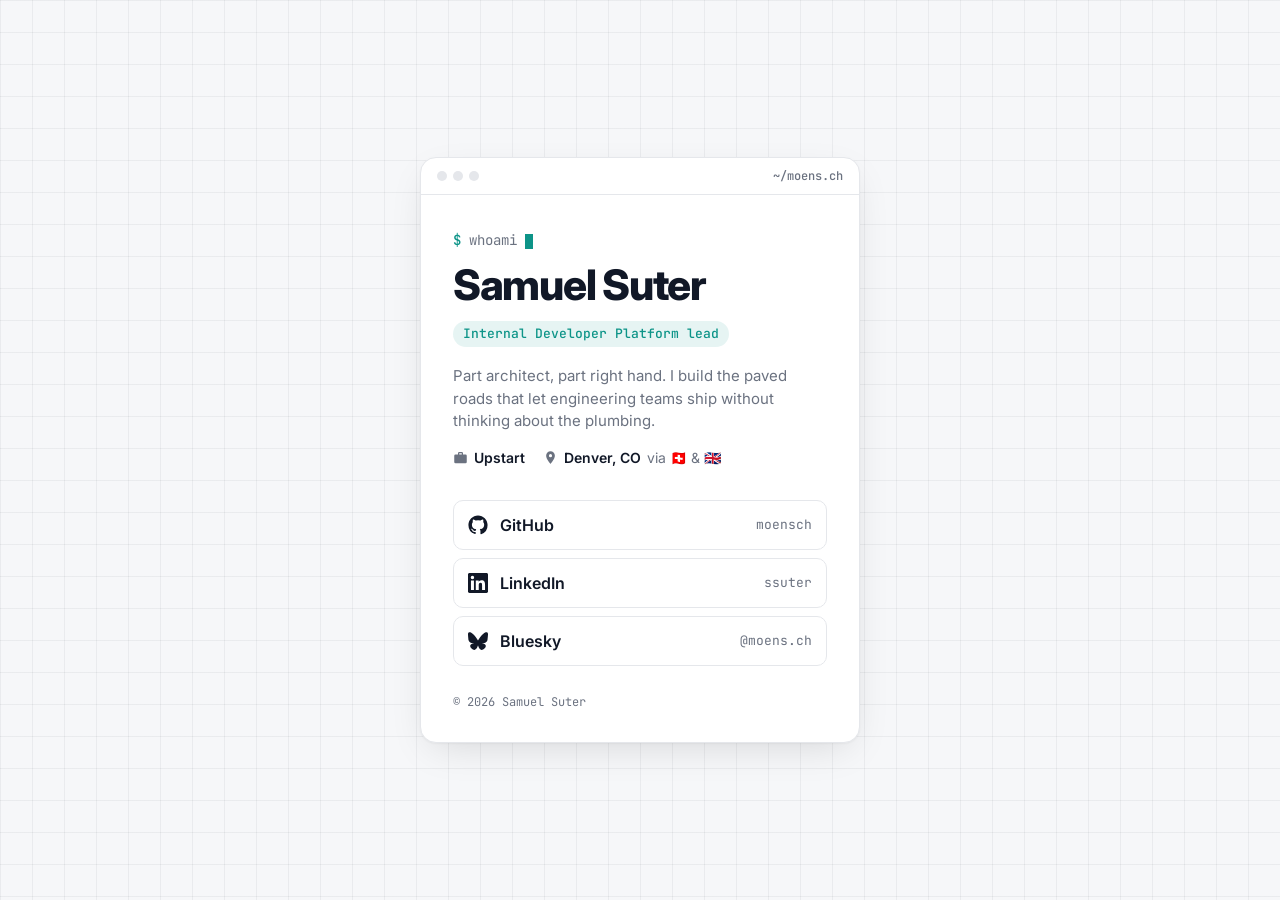
<file: index.html>
<!doctype html>
<html lang="en">
<head>
	<meta charset="utf-8">
	<meta name="viewport" content="width=device-width, initial-scale=1">
	<title>Samuel Suter — moensch</title>
	<meta name="description" content="Samuel Suter (moensch) — Internal Developer Platform lead at Upstart, Denver CO.">
	<meta property="og:title" content="Samuel Suter — moensch">
	<meta property="og:description" content="Internal Developer Platform lead at Upstart, Denver CO.">
	<meta property="og:url" content="https://moens.ch/">
	<meta name="color-scheme" content="light dark">
	<link rel="icon" href="data:image/svg+xml,<svg xmlns='http://www.w3.org/2000/svg' viewBox='0 0 32 32'><rect width='32' height='32' rx='7' fill='%2314b8a6'/><text x='16' y='22.5' font-family='monospace' font-size='17' font-weight='700' text-anchor='middle' fill='white'>s_</text></svg>">
	<link rel="preconnect" href="https://fonts.googleapis.com">
	<link rel="preconnect" href="https://fonts.gstatic.com" crossorigin>
	<link href="https://fonts.googleapis.com/css2?family=Inter:wght@400;600;800&family=JetBrains+Mono:wght@400;500&display=swap" rel="stylesheet">
	<style>
		:root {
			--bg: #f6f7f9;
			--card: #ffffff;
			--text: #111827;
			--muted: #6b7280;
			--line: #e5e7eb;
			--accent: #0d9488;
			--accent-soft: rgba(13, 148, 136, 0.1);
			--grid: rgba(17, 24, 39, 0.05);
		}
		@media (prefers-color-scheme: dark) {
			:root {
				--bg: #0b0f14;
				--card: #11161d;
				--text: #e6edf3;
				--muted: #8b949e;
				--line: #21262d;
				--accent: #2dd4bf;
				--accent-soft: rgba(45, 212, 191, 0.12);
				--grid: rgba(230, 237, 243, 0.04);
			}
		}

		* { box-sizing: border-box; margin: 0; }

		html, body { height: 100%; }

		body {
			display: grid;
			place-items: center;
			padding: 24px 16px;
			background-color: var(--bg);
			background-image:
				linear-gradient(var(--grid) 1px, transparent 1px),
				linear-gradient(90deg, var(--grid) 1px, transparent 1px);
			background-size: 32px 32px;
			color: var(--text);
			font: 16px/1.5 Inter, system-ui, -apple-system, sans-serif;
			-webkit-font-smoothing: antialiased;
		}

		.card {
			width: 100%;
			max-width: 440px;
			background: var(--card);
			border: 1px solid var(--line);
			border-radius: 16px;
			box-shadow: 0 1px 2px rgba(0,0,0,.04), 0 12px 40px -12px rgba(0,0,0,.15);
			overflow: hidden;
			animation: rise .6s cubic-bezier(.2,.8,.2,1) both;
		}

		.bar {
			display: flex;
			align-items: center;
			gap: 6px;
			padding: 12px 16px;
			border-bottom: 1px solid var(--line);
			font: 500 12px/1 "JetBrains Mono", ui-monospace, monospace;
			color: var(--muted);
		}
		.bar i {
			width: 10px; height: 10px;
			border-radius: 50%;
			background: var(--line);
		}
		.bar span { margin-left: auto; }

		.body { padding: 36px 32px 32px; }

		.prompt {
			font: 400 14px/1.4 "JetBrains Mono", ui-monospace, monospace;
			color: var(--muted);
			margin-bottom: 12px;
		}
		.prompt b { color: var(--accent); font-weight: 500; }
		.cursor {
			display: inline-block;
			width: 8px; height: 1.1em;
			vertical-align: text-bottom;
			background: var(--accent);
			animation: blink 1.1s steps(1) infinite;
		}

		h1 {
			font-size: clamp(32px, 9vw, 42px);
			font-weight: 800;
			letter-spacing: -0.03em;
			line-height: 1.05;
		}

		.role {
			display: inline-block;
			margin-top: 14px;
			padding: 4px 10px;
			border-radius: 999px;
			background: var(--accent-soft);
			color: var(--accent);
			font: 500 13px/1.4 "JetBrains Mono", ui-monospace, monospace;
		}

		.bio {
			margin-top: 18px;
			color: var(--muted);
			font-size: 15px;
		}

		.meta {
			display: flex;
			flex-wrap: wrap;
			gap: 6px 18px;
			margin-top: 14px;
			padding: 0;
			list-style: none;
			font-size: 14px;
			font-weight: 600;
		}
		.meta li { display: flex; align-items: center; gap: 6px; }
		.meta svg { width: 15px; height: 15px; fill: var(--muted); }
		.meta .via { font-weight: 400; color: var(--muted); }

		nav {
			display: grid;
			gap: 8px;
			margin-top: 32px;
		}
		nav a {
			display: flex;
			align-items: center;
			gap: 12px;
			padding: 12px 14px;
			border: 1px solid var(--line);
			border-radius: 10px;
			color: var(--text);
			text-decoration: none;
			font-weight: 600;
			transition: border-color .15s, background .15s, transform .15s;
		}
		nav a:hover, nav a:focus-visible {
			border-color: var(--accent);
			background: var(--accent-soft);
			transform: translateX(2px);
			outline: none;
		}
		nav svg { width: 20px; height: 20px; flex: none; fill: currentColor; }
		nav .handle {
			margin-left: auto;
			font: 400 13px "JetBrains Mono", ui-monospace, monospace;
			color: var(--muted);
		}
		nav a:hover .handle, nav a:focus-visible .handle { color: var(--accent); }

		footer {
			margin-top: 28px;
			font: 400 12px "JetBrains Mono", ui-monospace, monospace;
			color: var(--muted);
		}

		@keyframes rise { from { opacity: 0; transform: translateY(12px); } }
		@keyframes blink { 50% { opacity: 0; } }
		@media (prefers-reduced-motion: reduce) {
			.card, .cursor { animation: none; }
			nav a { transition: none; }
		}
		@media (max-width: 400px) {
			.body { padding: 28px 22px 24px; }
		}
	</style>
</head>
<body>
	<main class="card">
		<div class="bar" aria-hidden="true"><i></i><i></i><i></i><span>~/moens.ch</span></div>
		<div class="body">
			<p class="prompt"><b>$</b> whoami <span class="cursor" aria-hidden="true"></span></p>
			<h1>Samuel Suter</h1>
			<p class="role">Internal Developer Platform lead</p>
			<p class="bio">Part architect, part right hand. I build the paved roads that let engineering teams ship without thinking about the plumbing.</p>
			<ul class="meta">
				<li><svg viewBox="0 0 24 24" aria-hidden="true"><path d="M20 7h-4V5a2 2 0 0 0-2-2h-4a2 2 0 0 0-2 2v2H4a2 2 0 0 0-2 2v10a2 2 0 0 0 2 2h16a2 2 0 0 0 2-2V9a2 2 0 0 0-2-2Zm-10-2h4v2h-4V5Z"/></svg>Upstart</li>
				<li><svg viewBox="0 0 24 24" aria-hidden="true"><path d="M12 2a7 7 0 0 0-7 7c0 5.25 7 13 7 13s7-7.75 7-13a7 7 0 0 0-7-7Zm0 9.5A2.5 2.5 0 1 1 12 6.5a2.5 2.5 0 0 1 0 5Z"/></svg>Denver, CO <span class="via">via 🇨🇭 &amp; 🇬🇧</span></li>
			</ul>

			<nav aria-label="Profiles">
				<a href="https://github.com/moensch">
					<svg viewBox="0 0 24 24" aria-hidden="true"><path d="M12 .5C5.65.5.5 5.65.5 12a11.5 11.5 0 0 0 7.86 10.92c.58.1.79-.25.79-.56v-2c-3.2.7-3.87-1.37-3.87-1.37-.53-1.33-1.28-1.69-1.28-1.69-1.05-.72.08-.7.08-.7 1.16.08 1.77 1.19 1.77 1.19 1.03 1.77 2.7 1.26 3.36.96.1-.75.4-1.26.73-1.55-2.55-.29-5.24-1.28-5.24-5.68 0-1.26.45-2.28 1.19-3.09-.12-.29-.52-1.46.11-3.05 0 0 .97-.31 3.17 1.18a11 11 0 0 1 5.77 0c2.2-1.49 3.17-1.18 3.17-1.18.63 1.59.23 2.76.11 3.05.74.81 1.19 1.83 1.19 3.09 0 4.41-2.69 5.38-5.26 5.67.41.36.78 1.06.78 2.14v3.17c0 .31.21.67.8.56A11.5 11.5 0 0 0 23.5 12C23.5 5.65 18.35.5 12 .5Z"/></svg>
					GitHub <span class="handle">moensch</span>
				</a>
				<a href="https://linkedin.com/in/ssuter">
					<svg viewBox="0 0 24 24" aria-hidden="true"><path d="M20.45 20.45h-3.56v-5.57c0-1.33-.02-3.04-1.85-3.04-1.85 0-2.14 1.45-2.14 2.94v5.67H9.35V9h3.41v1.56h.05c.48-.9 1.64-1.85 3.37-1.85 3.6 0 4.27 2.37 4.27 5.46v6.28ZM5.34 7.43a2.06 2.06 0 1 1 0-4.13 2.06 2.06 0 0 1 0 4.13ZM7.12 20.45H3.56V9h3.56v11.45ZM22.22 0H1.77C.79 0 0 .77 0 1.73v20.54C0 23.23.79 24 1.77 24h20.45c.98 0 1.78-.77 1.78-1.73V1.73C24 .77 23.2 0 22.22 0Z"/></svg>
					LinkedIn <span class="handle">ssuter</span>
				</a>
				<a href="https://bsky.app/profile/moens.ch">
					<svg viewBox="0 0 24 24" aria-hidden="true"><path d="M5.2 2.95C7.95 5.02 10.9 9.2 12 11.47c1.1-2.27 4.05-6.45 6.8-8.52 1.99-1.49 5.2-2.64 5.2 1.03 0 .73-.42 6.15-.66 7.03-.86 3.06-3.97 3.84-6.75 3.37 4.85.83 6.08 3.56 3.42 6.3-5.06 5.19-7.27-1.3-7.84-2.97-.1-.3-.15-.45-.17-.33-.02-.12-.07.03-.17.33-.57 1.66-2.78 8.16-7.84 2.97-2.66-2.74-1.43-5.47 3.42-6.3-2.78.47-5.9-.31-6.75-3.37C.42 10.13 0 4.71 0 3.98 0 .31 3.21 1.46 5.2 2.95Z"/></svg>
					Bluesky <span class="handle">@moens.ch</span>
				</a>
			</nav>

			<footer>© <span id="y">2026</span> Samuel Suter</footer>
		</div>
	</main>
	<script>document.getElementById('y').textContent = new Date().getFullYear();</script>
</body>
</html>
</file>
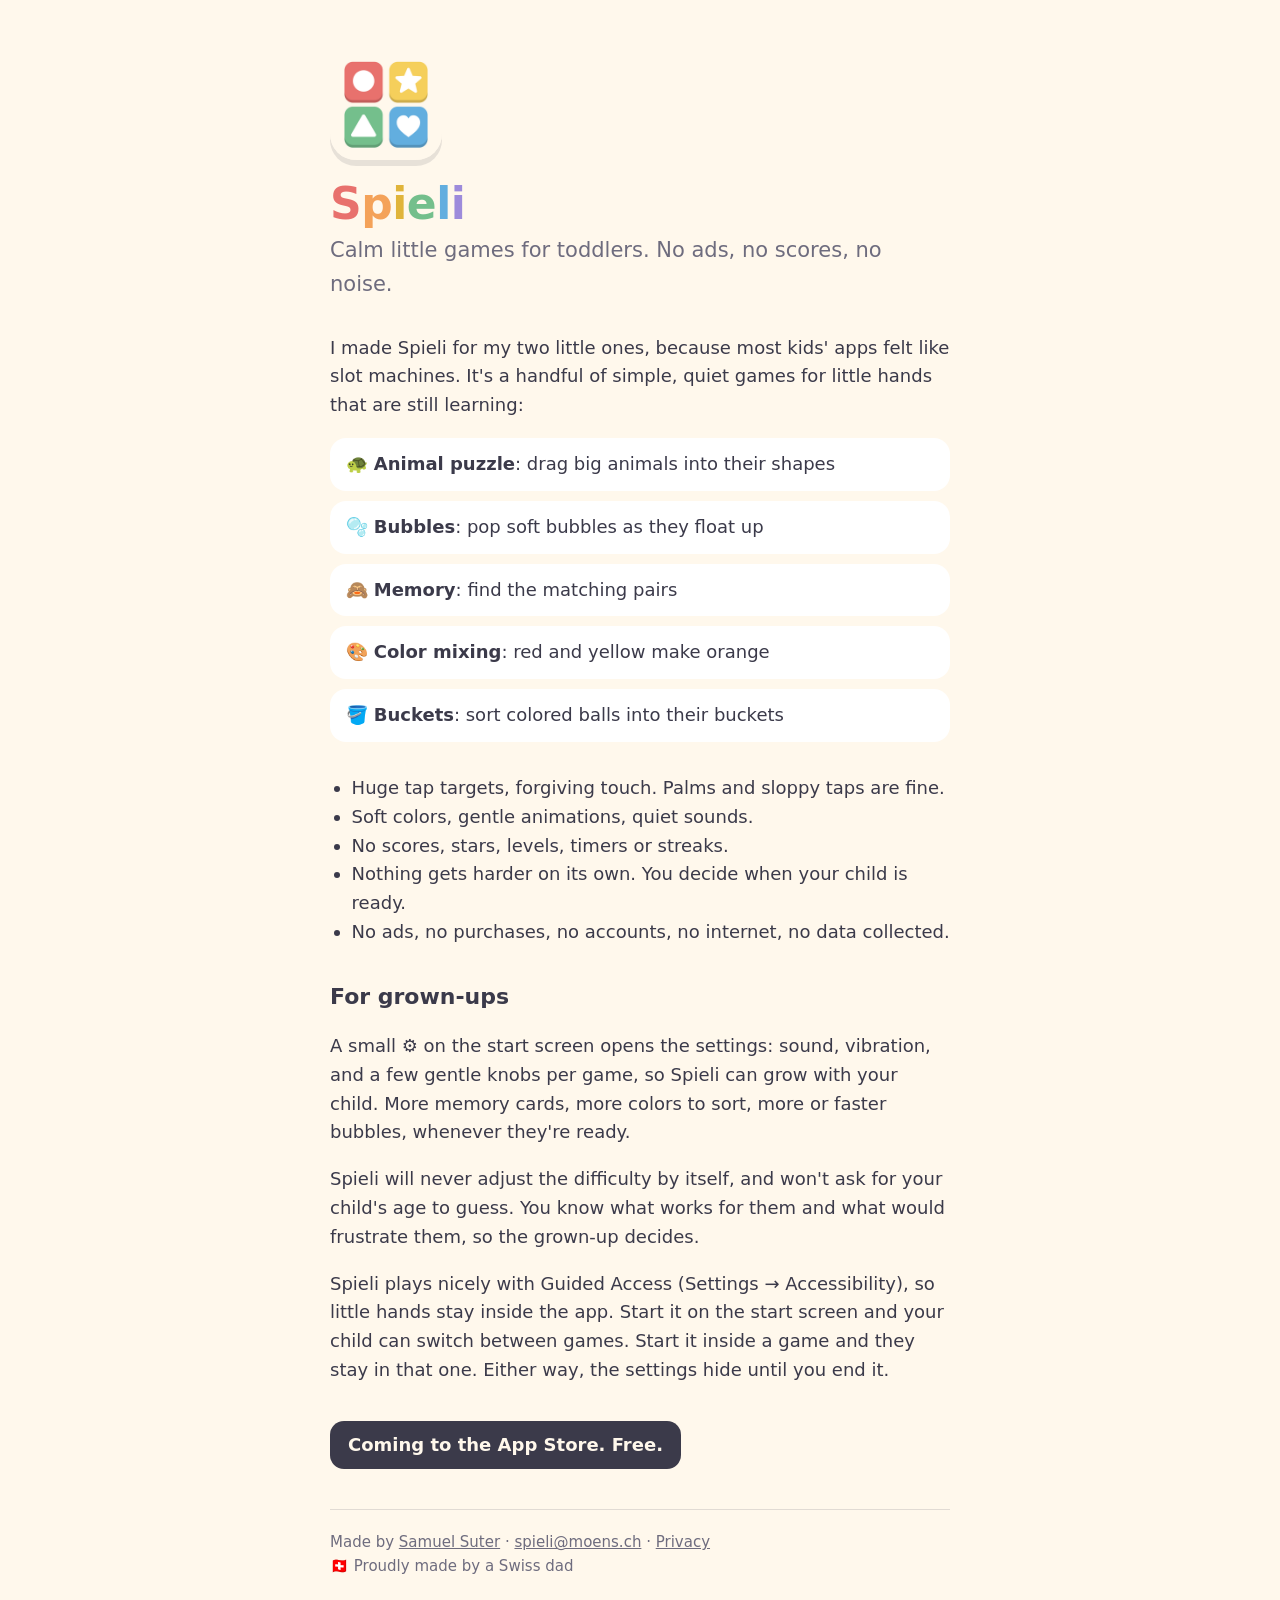
<file: spieli/index.html>
<!doctype html>
<html lang="en">
<head>
<meta charset="utf-8">
<meta name="viewport" content="width=device-width, initial-scale=1">
<title>Spieli: Calm Toddler Games</title>
<meta name="description" content="Calm little games for toddlers. No ads, no scores, no noise.">
<meta property="og:title" content="Spieli: Calm Toddler Games">
<meta property="og:description" content="Calm little games for toddlers. No ads, no scores, no noise.">
<meta property="og:url" content="https://moens.ch/spieli/">
<meta property="og:image" content="https://moens.ch/spieli/icon.png">
<link rel="icon" href="icon.png">
<link rel="apple-touch-icon" href="icon.png">
<style>
  :root { --paper: #FFF8EC; --ink: #3B3A4A; --muted: #6E6C7E;
          --berry: #E8716D; --apricot: #F4A259; --sun: #E0B43A; --leaf: #74BF8C; --sky: #62AEDF; --plum: #9D8BDB; }
  * { box-sizing: border-box; }
  body { margin: 0; padding: 48px 16px; background: var(--paper); color: var(--ink);
         font: 18px/1.6 -apple-system, system-ui, "Segoe UI", sans-serif; }
  main { max-width: 620px; margin: 0 auto; }
  .icon { width: 112px; height: 112px; border-radius: 26px; display: block; margin-bottom: 20px;
          box-shadow: 0 6px 0 rgba(59,58,74,.12); }
  h1 { font-size: 44px; line-height: 1.1; margin: 0 0 6px; letter-spacing: -0.5px; }
  h1 span:nth-child(6n+1) { color: var(--berry); } h1 span:nth-child(6n+2) { color: var(--apricot); }
  h1 span:nth-child(6n+3) { color: var(--sun); }   h1 span:nth-child(6n+4) { color: var(--leaf); }
  h1 span:nth-child(6n+5) { color: var(--sky); }   h1 span:nth-child(6n+6) { color: var(--plum); }
  .tagline { font-size: 21px; color: var(--muted); margin: 0 0 32px; }
  ul.games { list-style: none; padding: 0; margin: 0 0 32px; display: grid; gap: 10px; }
  ul.games li { background: #fff; border-radius: 16px; padding: 12px 16px; }
  ul.promises { padding-left: 1.2em; margin: 0 0 32px; }
  h2 { font-size: 22px; margin: 0 0 8px; }
  .soon { display: inline-block; background: var(--ink); color: var(--paper); border-radius: 14px;
          padding: 10px 18px; font-weight: 600; margin-bottom: 40px; }
  footer { border-top: 1px solid rgba(59,58,74,.15); padding-top: 20px; font-size: 15px; color: var(--muted); }
  a { color: inherit; }
</style>
</head>
<body>
<main>
  <img class="icon" src="icon.png" alt="">
  <h1 aria-label="Spieli"><span>S</span><span>p</span><span>i</span><span>e</span><span>l</span><span>i</span></h1>
  <p class="tagline">Calm little games for toddlers. No ads, no scores, no noise.</p>

  <p>I made Spieli for my two little ones, because most kids' apps felt like slot machines.
     It's a handful of simple, quiet games for little hands that are still learning:</p>

  <ul class="games">
    <li>🐢 <strong>Animal puzzle</strong>: drag big animals into their shapes</li>
    <li>🫧 <strong>Bubbles</strong>: pop soft bubbles as they float up</li>
    <li>🙈 <strong>Memory</strong>: find the matching pairs</li>
    <li>🎨 <strong>Color mixing</strong>: red and yellow make orange</li>
    <li>🪣 <strong>Buckets</strong>: sort colored balls into their buckets</li>
  </ul>

  <ul class="promises">
    <li>Huge tap targets, forgiving touch. Palms and sloppy taps are fine.</li>
    <li>Soft colors, gentle animations, quiet sounds.</li>
    <li>No scores, stars, levels, timers or streaks.</li>
    <li>Nothing gets harder on its own. You decide when your child is ready.</li>
    <li>No ads, no purchases, no accounts, no internet, no data collected.</li>
  </ul>

  <h2>For grown-ups</h2>
  <p>A small ⚙️ on the start screen opens the settings: sound, vibration, and a few gentle knobs per
     game, so Spieli can grow with your child. More memory cards, more colors to sort, more or faster
     bubbles, whenever they're ready.</p>
  <p>Spieli will never adjust the difficulty by itself, and won't ask for your child's age to guess.
     You know what works for them and what would frustrate them, so the grown-up decides.</p>
  <p>Spieli plays nicely with Guided Access (Settings → Accessibility), so little hands stay inside the
     app. Start it on the start screen and your child can switch between games. Start it inside a game
     and they stay in that one. Either way, the settings hide until you end it.</p>

  <p class="soon">Coming to the App Store. Free.</p>

  <footer>
    Made by <a href="https://moens.ch/">Samuel Suter</a> ·
    <a href="mailto:spieli@moens.ch">spieli@moens.ch</a> ·
    <a href="privacy/">Privacy</a>
    <br>🇨🇭 Proudly made by a Swiss dad
  </footer>
</main>
</body>
</html>
</file>
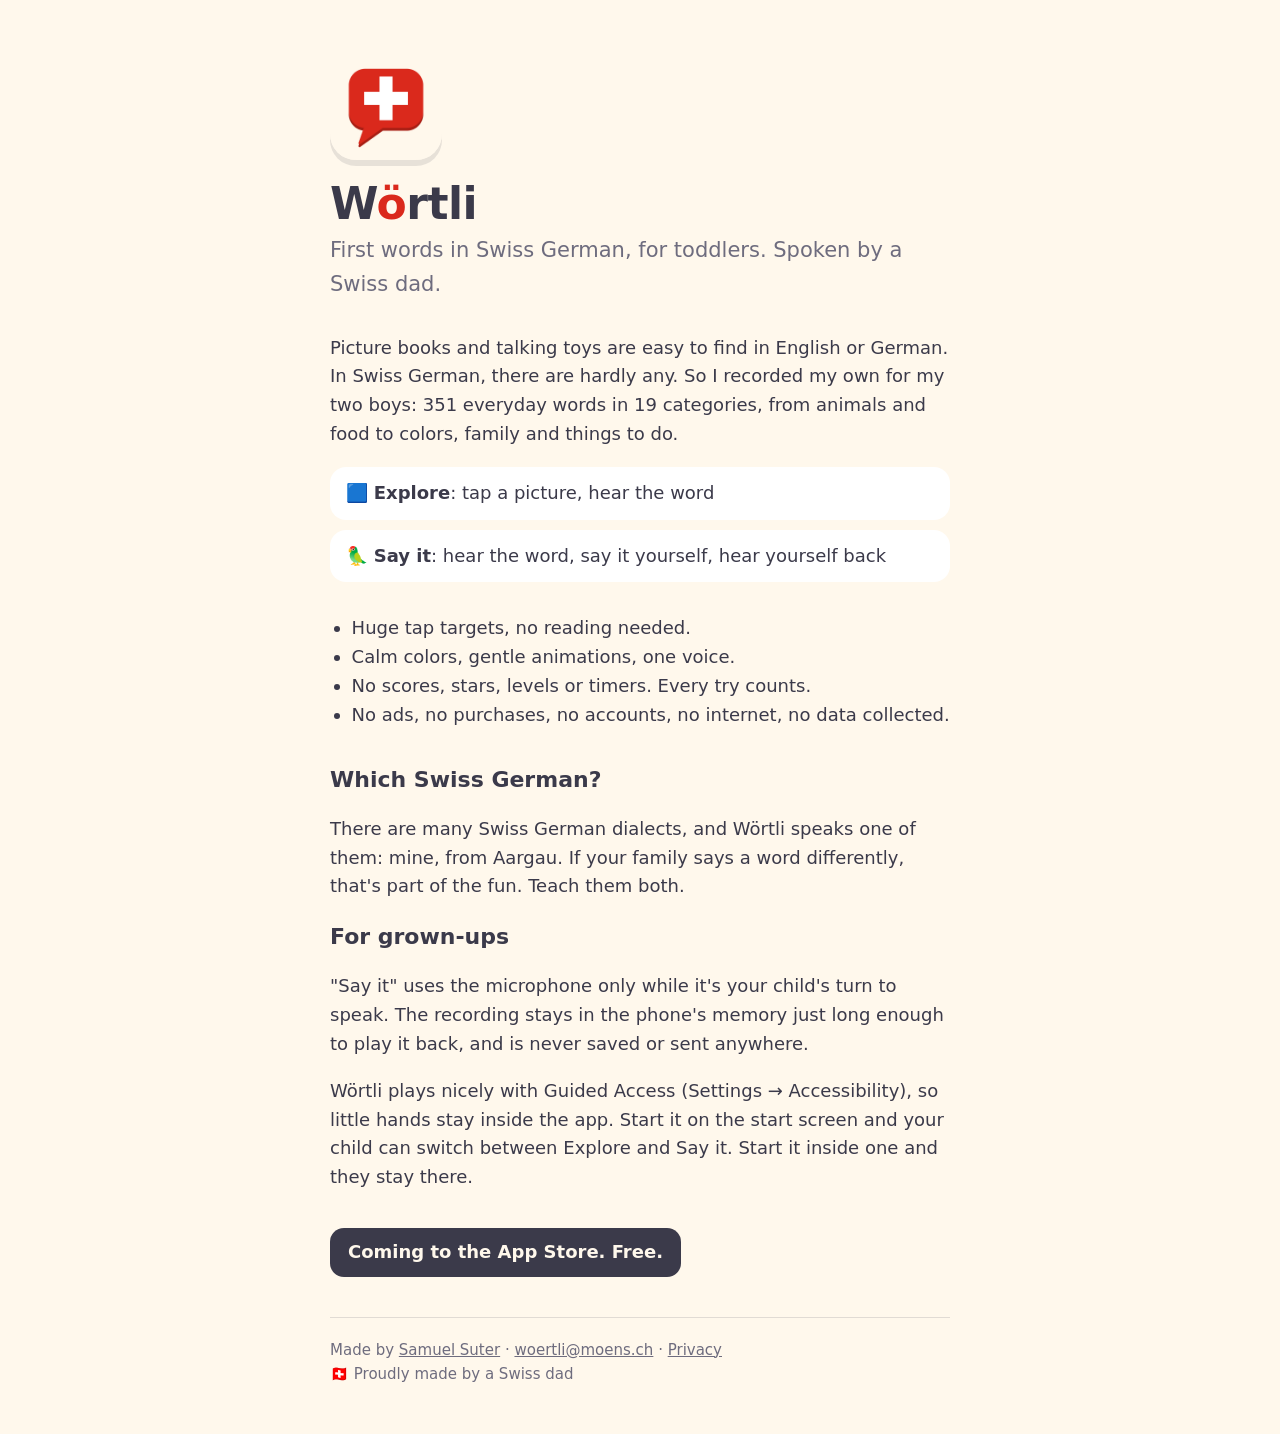
<file: woertli/index.html>
<!doctype html>
<html lang="en">
<head>
<meta charset="utf-8">
<meta name="viewport" content="width=device-width, initial-scale=1">
<title>Wörtli: Swiss German for Kids</title>
<meta name="description" content="First words in Swiss German for toddlers, spoken by a Swiss dad. No ads, no scores, no noise.">
<meta property="og:title" content="Wörtli: Swiss German for Kids">
<meta property="og:description" content="First words in Swiss German for toddlers, spoken by a Swiss dad. No ads, no scores, no noise.">
<meta property="og:url" content="https://moens.ch/woertli/">
<meta property="og:image" content="https://moens.ch/woertli/icon.png">
<link rel="icon" href="icon.png">
<link rel="apple-touch-icon" href="icon.png">
<style>
  :root { --paper: #FFF8EC; --ink: #3B3A4A; --muted: #6E6C7E; --swiss: #DA291C; }
  * { box-sizing: border-box; }
  body { margin: 0; padding: 48px 16px; background: var(--paper); color: var(--ink);
         font: 18px/1.6 -apple-system, system-ui, "Segoe UI", sans-serif; }
  main { max-width: 620px; margin: 0 auto; }
  .icon { width: 112px; height: 112px; border-radius: 26px; display: block; margin-bottom: 20px;
          box-shadow: 0 6px 0 rgba(59,58,74,.12); }
  h1 { font-size: 44px; line-height: 1.1; margin: 0 0 6px; letter-spacing: -0.5px; }
  h1 .o { color: var(--swiss); }
  .tagline { font-size: 21px; color: var(--muted); margin: 0 0 32px; }
  ul.modes { list-style: none; padding: 0; margin: 0 0 32px; display: grid; gap: 10px; }
  ul.modes li { background: #fff; border-radius: 16px; padding: 12px 16px; }
  ul.promises { padding-left: 1.2em; margin: 0 0 32px; }
  h2 { font-size: 22px; margin: 0 0 8px; }
  .soon { display: inline-block; background: var(--ink); color: var(--paper); border-radius: 14px;
          padding: 10px 18px; font-weight: 600; margin-bottom: 40px; }
  footer { border-top: 1px solid rgba(59,58,74,.15); padding-top: 20px; font-size: 15px; color: var(--muted); }
  a { color: inherit; }
</style>
</head>
<body>
<main>
  <img class="icon" src="icon.png" alt="">
  <h1 aria-label="Wörtli">W<span class="o">ö</span>rtli</h1>
  <p class="tagline">First words in Swiss German, for toddlers. Spoken by a Swiss dad.</p>

  <p>Picture books and talking toys are easy to find in English or German. In Swiss German, there
     are hardly any. So I recorded my own for my two boys: 351 everyday words in 19 categories, from
     animals and food to colors, family and things to do.</p>

  <ul class="modes">
    <li>🟦 <strong>Explore</strong>: tap a picture, hear the word</li>
    <li>🦜 <strong>Say it</strong>: hear the word, say it yourself, hear yourself back</li>
  </ul>

  <ul class="promises">
    <li>Huge tap targets, no reading needed.</li>
    <li>Calm colors, gentle animations, one voice.</li>
    <li>No scores, stars, levels or timers. Every try counts.</li>
    <li>No ads, no purchases, no accounts, no internet, no data collected.</li>
  </ul>

  <h2>Which Swiss German?</h2>
  <p>There are many Swiss German dialects, and Wörtli speaks one of them: mine, from Aargau. If your
     family says a word differently, that's part of the fun. Teach them both.</p>

  <h2>For grown-ups</h2>
  <p>"Say it" uses the microphone only while it's your child's turn to speak. The recording stays in
     the phone's memory just long enough to play it back, and is never saved or sent anywhere.</p>
  <p>Wörtli plays nicely with Guided Access (Settings → Accessibility), so little hands stay inside
     the app. Start it on the start screen and your child can switch between Explore and Say it.
     Start it inside one and they stay there.</p>

  <p class="soon">Coming to the App Store. Free.</p>

  <footer>
    Made by <a href="https://moens.ch/">Samuel Suter</a> ·
    <a href="mailto:woertli@moens.ch">woertli@moens.ch</a> ·
    <a href="privacy/">Privacy</a>
    <br>🇨🇭 Proudly made by a Swiss dad
  </footer>
</main>
</body>
</html>
</file>
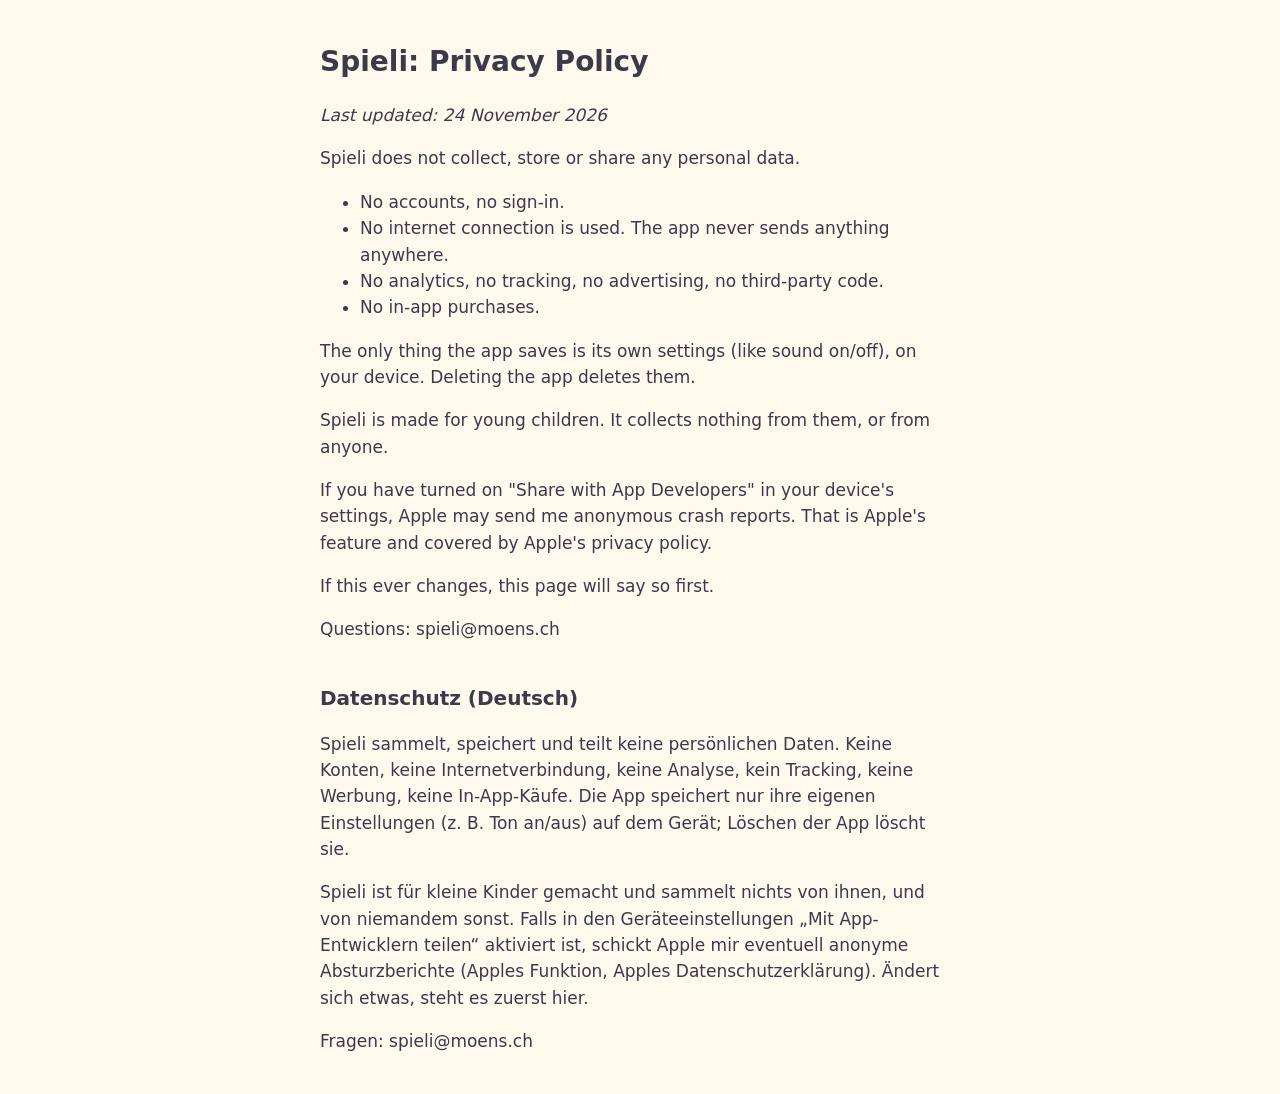
<file: spieli/privacy/index.html>
<!doctype html>
<html lang="en">
<head>
<meta charset="utf-8">
<meta name="viewport" content="width=device-width, initial-scale=1">
<title>Spieli: Privacy</title>
<style>
  body { font: 17px/1.55 -apple-system, system-ui, sans-serif; max-width: 640px; margin: 40px auto;
         padding: 0 16px; color: #3B3A4A; background: #FFF8EC; }
  h1 { font-size: 28px; } h2 { font-size: 20px; margin-top: 2em; }
</style>
</head>
<body>
<h1>Spieli: Privacy Policy</h1>
<p><em>Last updated: 24 November 2026</em></p>
<p>Spieli does not collect, store or share any personal data.</p>
<ul>
  <li>No accounts, no sign-in.</li>
  <li>No internet connection is used. The app never sends anything anywhere.</li>
  <li>No analytics, no tracking, no advertising, no third-party code.</li>
  <li>No in-app purchases.</li>
</ul>
<p>The only thing the app saves is its own settings (like sound on/off), on your device. Deleting
the app deletes them.</p>
<p>Spieli is made for young children. It collects nothing from them, or from anyone.</p>
<p>If you have turned on "Share with App Developers" in your device's settings, Apple may send me
anonymous crash reports. That is Apple's feature and covered by Apple's privacy policy.</p>
<p>If this ever changes, this page will say so first.</p>
<p>Questions: spieli@moens.ch</p>

<h2 lang="de">Datenschutz (Deutsch)</h2>
<div lang="de">
<p>Spieli sammelt, speichert und teilt keine persönlichen Daten. Keine Konten, keine
Internetverbindung, keine Analyse, kein Tracking, keine Werbung, keine In-App-Käufe. Die App speichert
nur ihre eigenen Einstellungen (z. B. Ton an/aus) auf dem Gerät; Löschen der App löscht sie.</p>
<p>Spieli ist für kleine Kinder gemacht und sammelt nichts von ihnen, und von niemandem sonst.
Falls in den Geräteeinstellungen „Mit App-Entwicklern teilen“ aktiviert ist, schickt Apple mir
eventuell anonyme Absturzberichte (Apples Funktion, Apples Datenschutzerklärung). Ändert sich etwas,
steht es zuerst hier.</p>
<p>Fragen: spieli@moens.ch</p>
</div>
</body>
</html>
</file>
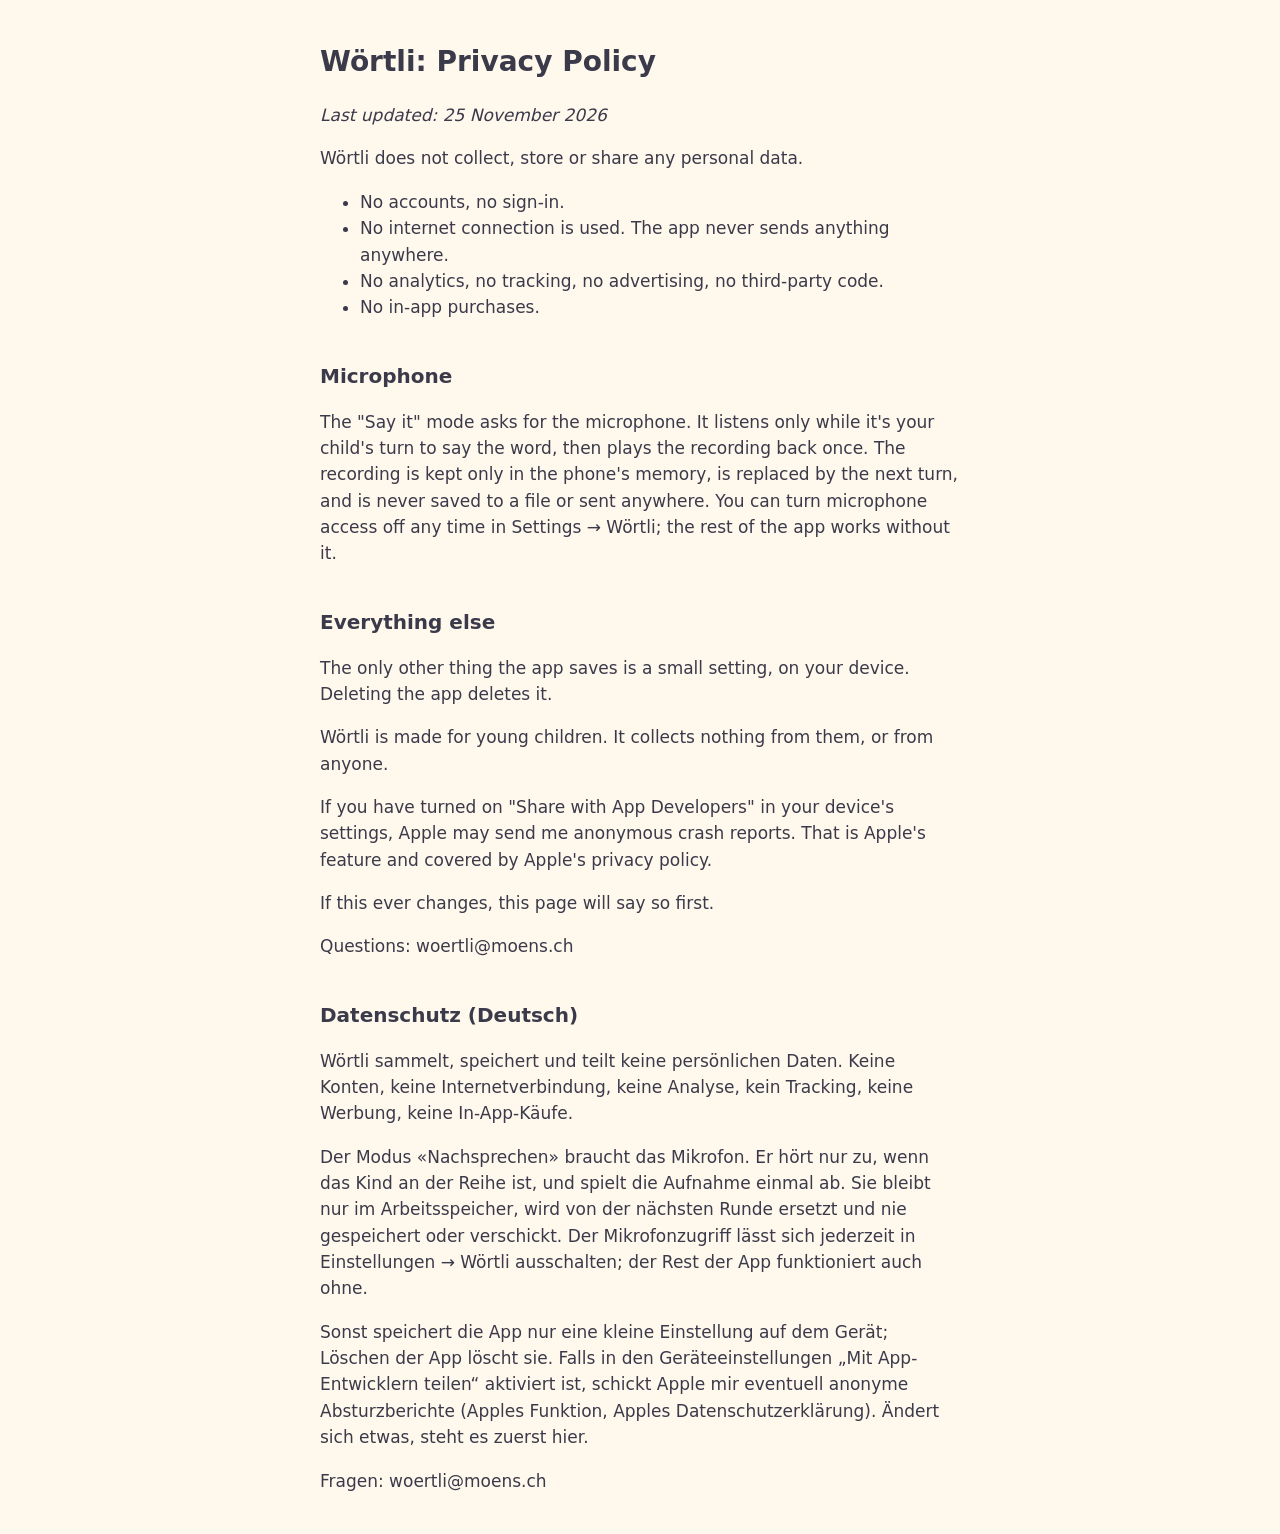
<file: woertli/privacy/index.html>
<!doctype html>
<html lang="en">
<head>
<meta charset="utf-8">
<meta name="viewport" content="width=device-width, initial-scale=1">
<title>Wörtli: Privacy</title>
<style>
  body { font: 17px/1.55 -apple-system, system-ui, sans-serif; max-width: 640px; margin: 40px auto;
         padding: 0 16px; color: #3B3A4A; background: #FFF8EC; }
  h1 { font-size: 28px; } h2 { font-size: 20px; margin-top: 2em; }
</style>
</head>
<body>
<h1>Wörtli: Privacy Policy</h1>
<p><em>Last updated: 25 November 2026</em></p>
<p>Wörtli does not collect, store or share any personal data.</p>
<ul>
  <li>No accounts, no sign-in.</li>
  <li>No internet connection is used. The app never sends anything anywhere.</li>
  <li>No analytics, no tracking, no advertising, no third-party code.</li>
  <li>No in-app purchases.</li>
</ul>
<h2>Microphone</h2>
<p>The "Say it" mode asks for the microphone. It listens only while it's your child's turn to
say the word, then plays the recording back once. The recording is kept only in the phone's memory,
is replaced by the next turn, and is never saved to a file or sent anywhere. You can turn microphone
access off any time in Settings → Wörtli; the rest of the app works without it.</p>
<h2>Everything else</h2>
<p>The only other thing the app saves is a small setting, on your device. Deleting the app deletes it.</p>
<p>Wörtli is made for young children. It collects nothing from them, or from anyone.</p>
<p>If you have turned on "Share with App Developers" in your device's settings, Apple may send me
anonymous crash reports. That is Apple's feature and covered by Apple's privacy policy.</p>
<p>If this ever changes, this page will say so first.</p>
<p>Questions: woertli@moens.ch</p>

<h2 lang="de">Datenschutz (Deutsch)</h2>
<div lang="de">
<p>Wörtli sammelt, speichert und teilt keine persönlichen Daten. Keine Konten, keine
Internetverbindung, keine Analyse, kein Tracking, keine Werbung, keine In-App-Käufe.</p>
<p>Der Modus «Nachsprechen» braucht das Mikrofon. Er hört nur zu, wenn das Kind an der Reihe ist, und spielt
die Aufnahme einmal ab. Sie bleibt nur im Arbeitsspeicher, wird von der nächsten Runde ersetzt und
nie gespeichert oder verschickt. Der Mikrofonzugriff lässt sich jederzeit in Einstellungen → Wörtli
ausschalten; der Rest der App funktioniert auch ohne.</p>
<p>Sonst speichert die App nur eine kleine Einstellung auf dem Gerät; Löschen der App löscht sie.
Falls in den Geräteeinstellungen „Mit App-Entwicklern teilen“ aktiviert ist, schickt Apple mir
eventuell anonyme Absturzberichte (Apples Funktion, Apples Datenschutzerklärung). Ändert sich etwas,
steht es zuerst hier.</p>
<p>Fragen: woertli@moens.ch</p>
</div>
</body>
</html>
</file>
